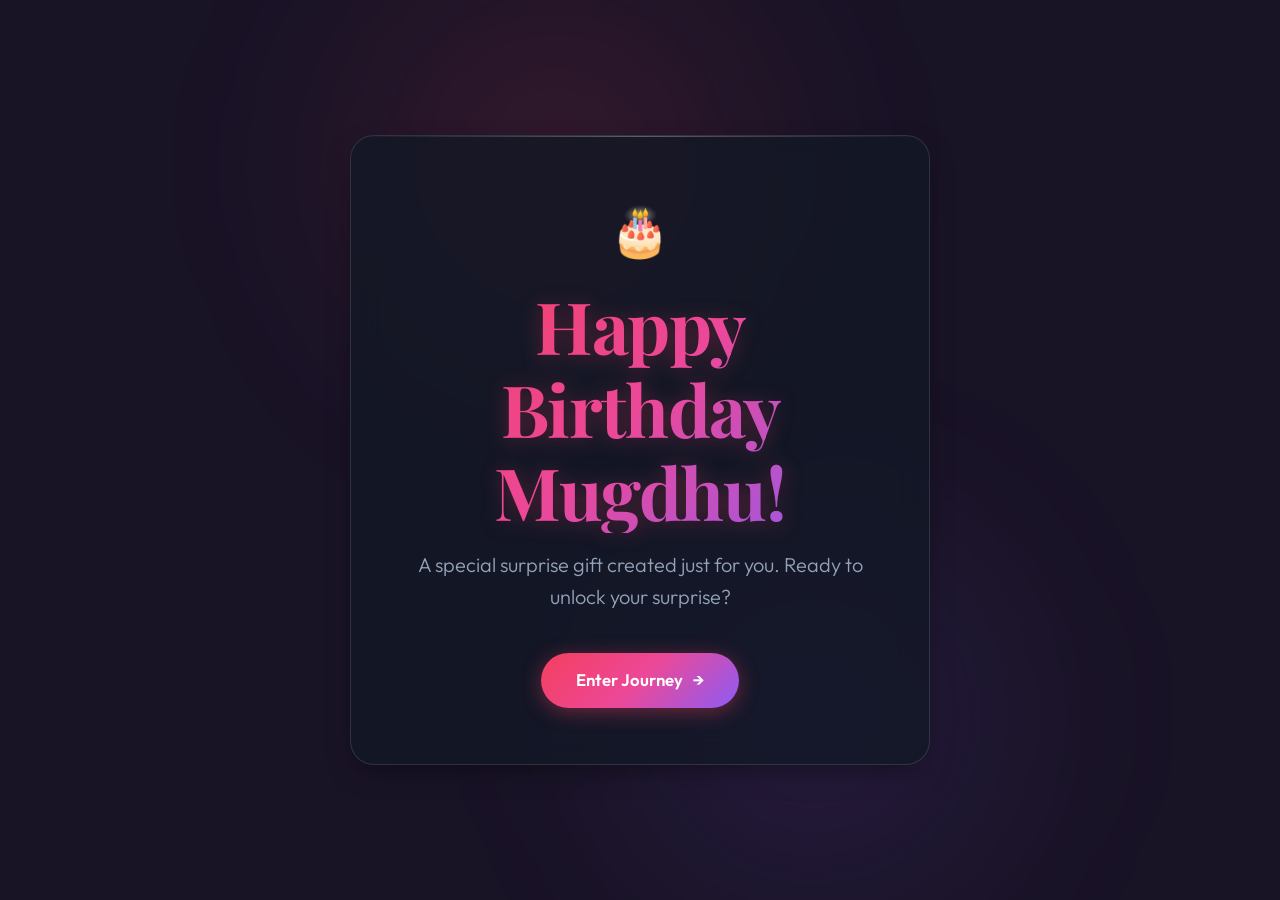
<file: index.html>
<!DOCTYPE html>
<html lang="en">
<head>
    <meta charset="UTF-8">
    <meta name="viewport" content="width=device-width, initial-scale=1.0">
    <title>Happy Birthday! ✨</title>
    <link rel="stylesheet" href="style.css">
</head>
<body>

    <main class="page-wrapper landing-container">
        <div class="glass-card landing-card">
            <div class="sparkle-icon" aria-hidden="true">🎂</div>
            <h1 class="title-hero">Happy Birthday Mugdhu!</h1>
            <p class="title-sub">
                A special surprise gift created just for you. Ready to unlock your surprise?
            </p>
            <div class="btn-group">
                <a href="message.html" class="btn btn-primary" id="enter-btn">
                    Enter Journey <span class="icon-arrow" aria-hidden="true">&rarr;</span>
                </a>
            </div>
        </div>
    </main>

    <script src="script.js"></script>
</body>
</html>
</file>
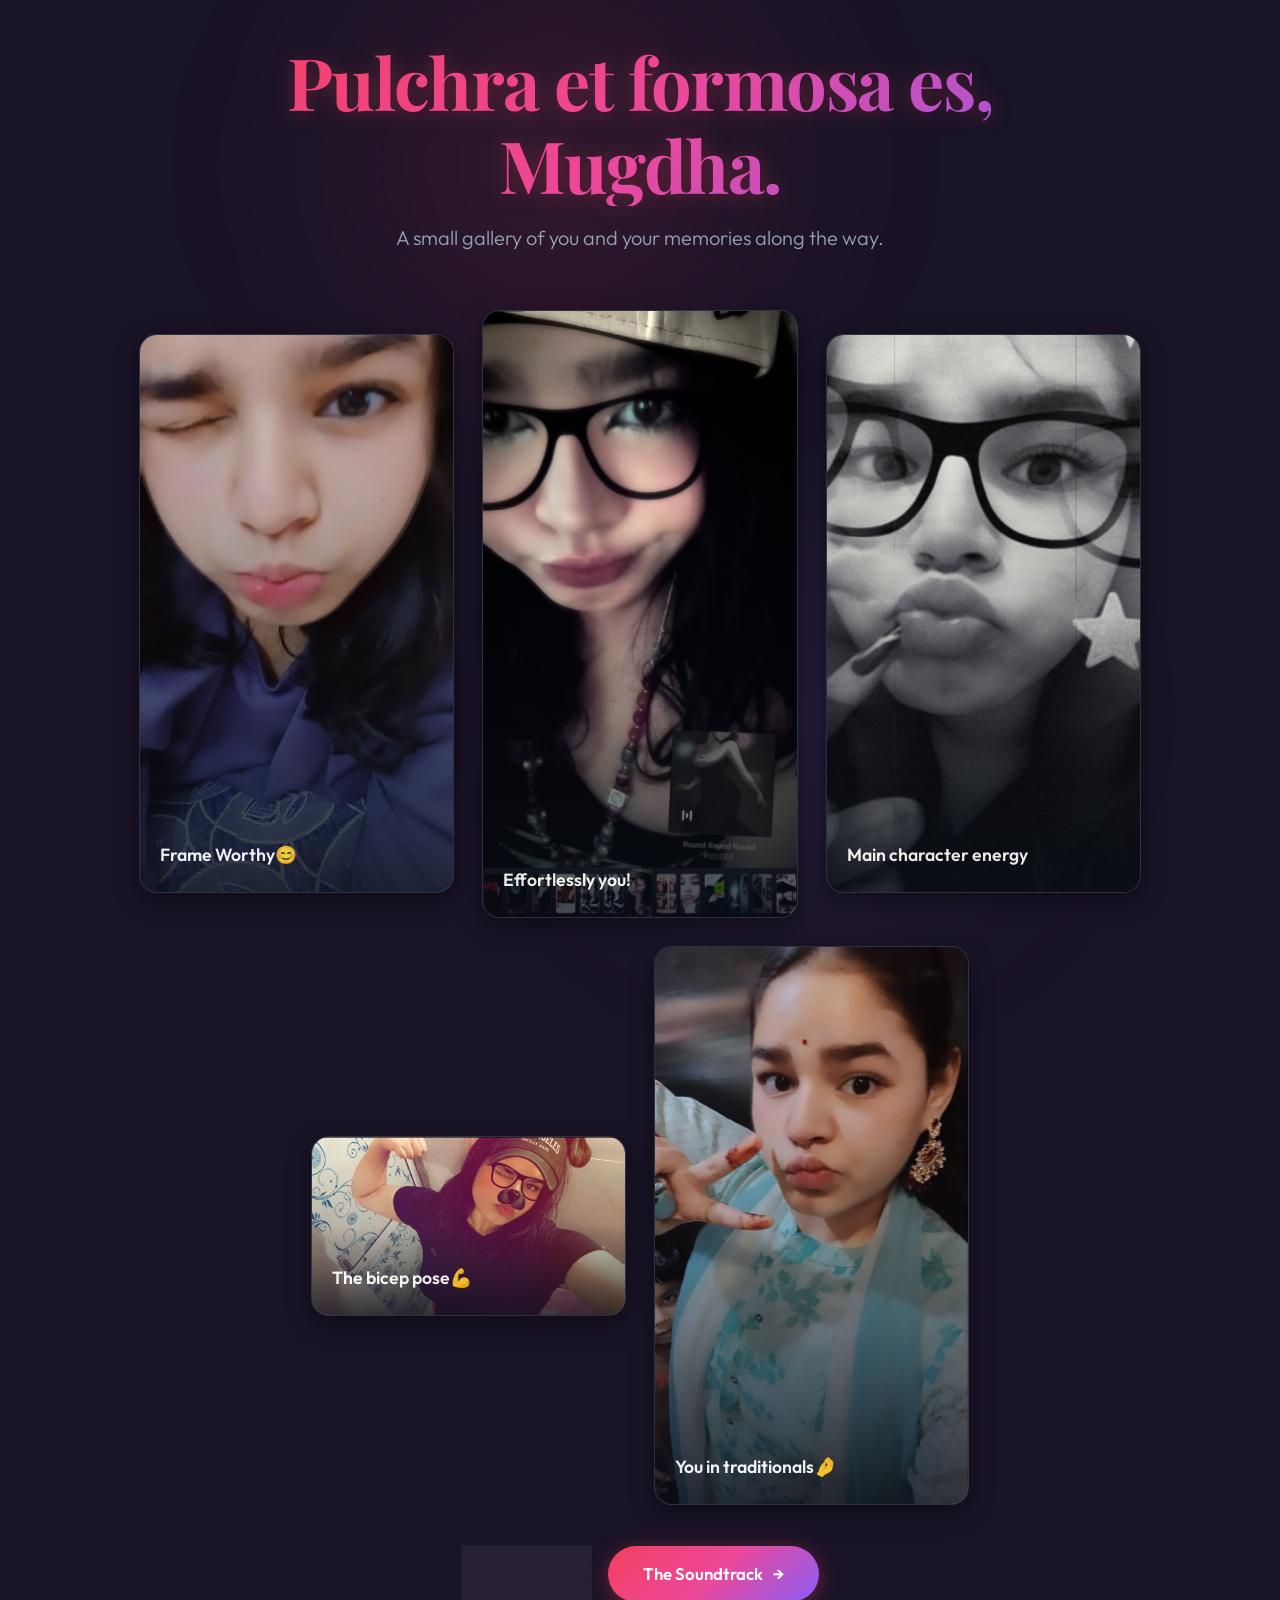
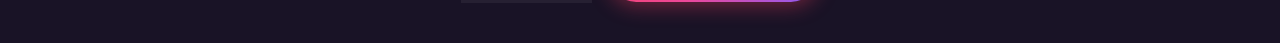
<file: gallery.html>
<!DOCTYPE html>
<html lang="en">
<head>
    <meta charset="UTF-8">
    <meta name="viewport" content="width=device-width, initial-scale=1.0">
    <title>Pulchra es 📸</title>
    <link rel="stylesheet" href="style.css">
</head>
<body>

    <main class="page-wrapper gallery-container">
        <h1 class="title-hero">Pulchra et formosa es, Mugdha.</h1>
        <p class="title-sub">A small gallery of you and your memories along the way.</p>

        <!-- Responsive Photo Grid (4 to 6 images) -->
        <div class="gallery-grid">
            <figure class="gallery-item">
                <img src="assets/photo1.jpg" alt="" loading="lazy">
                <figcaption class="gallery-overlay">
                    <h3>Frame Worthy😊</h3>
                </figcaption>
            </figure>

            <figure class="gallery-item">
                <img src="assets/photo2.jpg" alt="Road Trip Adventure Memory" loading="lazy">
                <figcaption class="gallery-overlay">
                    <h3>Effortlessly you!</h3>
                </figcaption>
            </figure>

            <figure class="gallery-item">
                <img src="assets/photo3.jpg" alt="Late Night Laughs Memory" loading="lazy">
                <figcaption class="gallery-overlay">
                    <h3>Main character energy</h3>
                </figcaption>
            </figure>

            <figure class="gallery-item">
                <img src="assets/photo4.jpg" alt="Concert and Celebration Memory" loading="lazy">
                <figcaption class="gallery-overlay">
                    <h3>The bicep pose💪 </h3>
                </figcaption>
            </figure>

            <figure class="gallery-item">
                <img src="assets/photo5.jpg" alt="Birthday Party Memory" loading="lazy">
                <figcaption class="gallery-overlay">
                    <h3>You in traditionals🤌</h3>
                </figcaption>
            </figure>

        </div>

        <nav class="btn-group" aria-label="Page Navigation">
            <a href="message.html" class="btn btn-secondary">
                <span class="icon-arrow-left" aria-hidden="true">&larr;</span> Back
            </a>
            <a href="music.html" class="btn btn-primary">
                The Soundtrack <span class="icon-arrow" aria-hidden="true">&rarr;</span>
            </a>
        </nav>
    </main>

    <script src="script.js"></script>
</body>
</html>
</file>
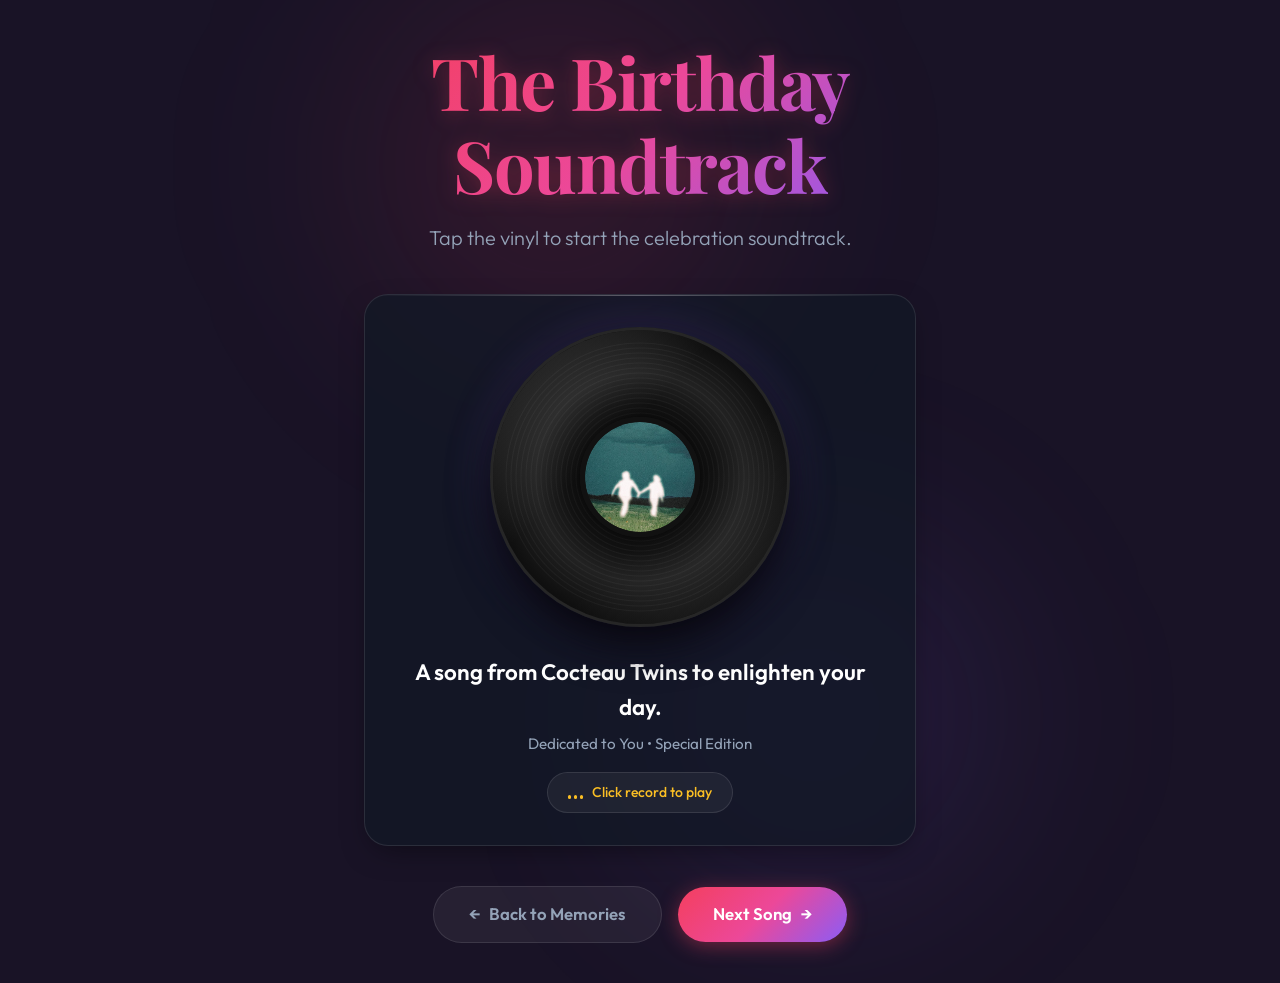
<file: music.html>
<!DOCTYPE html>
<html lang="en">
<head>
    <meta charset="UTF-8">
    <meta name="viewport" content="width=device-width, initial-scale=1.0">
    <title>The Song 🎵</title>
    <link rel="stylesheet" href="style.css">
</head>
<body>

    <main class="page-wrapper music-wrapper">
        <h1 class="title-hero">The Birthday Soundtrack</h1>
        <p class="title-sub">Tap the vinyl to start the celebration soundtrack.</p>

        <section class="glass-card vinyl-stage" aria-label="Music Player">
            <!-- Interactive Vinyl Record Player -->
            <div class="vinyl-disc" id="vinyl-record" role="button" tabindex="0" aria-label="Play or pause song">
                <!-- Center Album Label (Circle Image) -->
                <div class="vinyl-label">
                    <img src="assets/album-cover.jpg" alt="Album Cover Art" class="disc-image">
                    <div class="spindle-hole" aria-hidden="true"></div>
                </div>
            </div>

            <!-- HTML5 Audio Element -->
            <audio id="bday-song" src="assets/Cocteau Twins - Heaven Or Las Vegas (Official Video).mp3" preload="auto"></audio>

            <!-- Song & Player Details -->
            <div class="track-info">
                <h2 class="track-title">A song from Cocteau Twins to enlighten your day. </h2>
                <p class="track-artist">Dedicated to You • Special Edition</p>

                <!-- Interactive Status Indicator -->
                <div class="player-status-pill" id="player-status">
                    <span class="audio-waves" aria-hidden="true">
                        <span class="wave-bar"></span>
                        <span class="wave-bar"></span>
                        <span class="wave-bar"></span>
                    </span>
                    <span id="player-status-text">Click record to play</span>
                </div>
            </div>
        </section>

        <nav class="btn-group" aria-label="Page Navigation">
            <a href="gallery.html" class="btn btn-secondary">
                <span class="icon-arrow-left" aria-hidden="true">&larr;</span> Back to Memories
            </a>
            <a href="music2.html" class="btn btn-primary">
                Next Song <span class="icon-arrow" aria-hidden="true">&rarr;</span>
            </a>
        </nav>
    </main>

    <script src="script.js"></script>
</body>
</html>
</file>
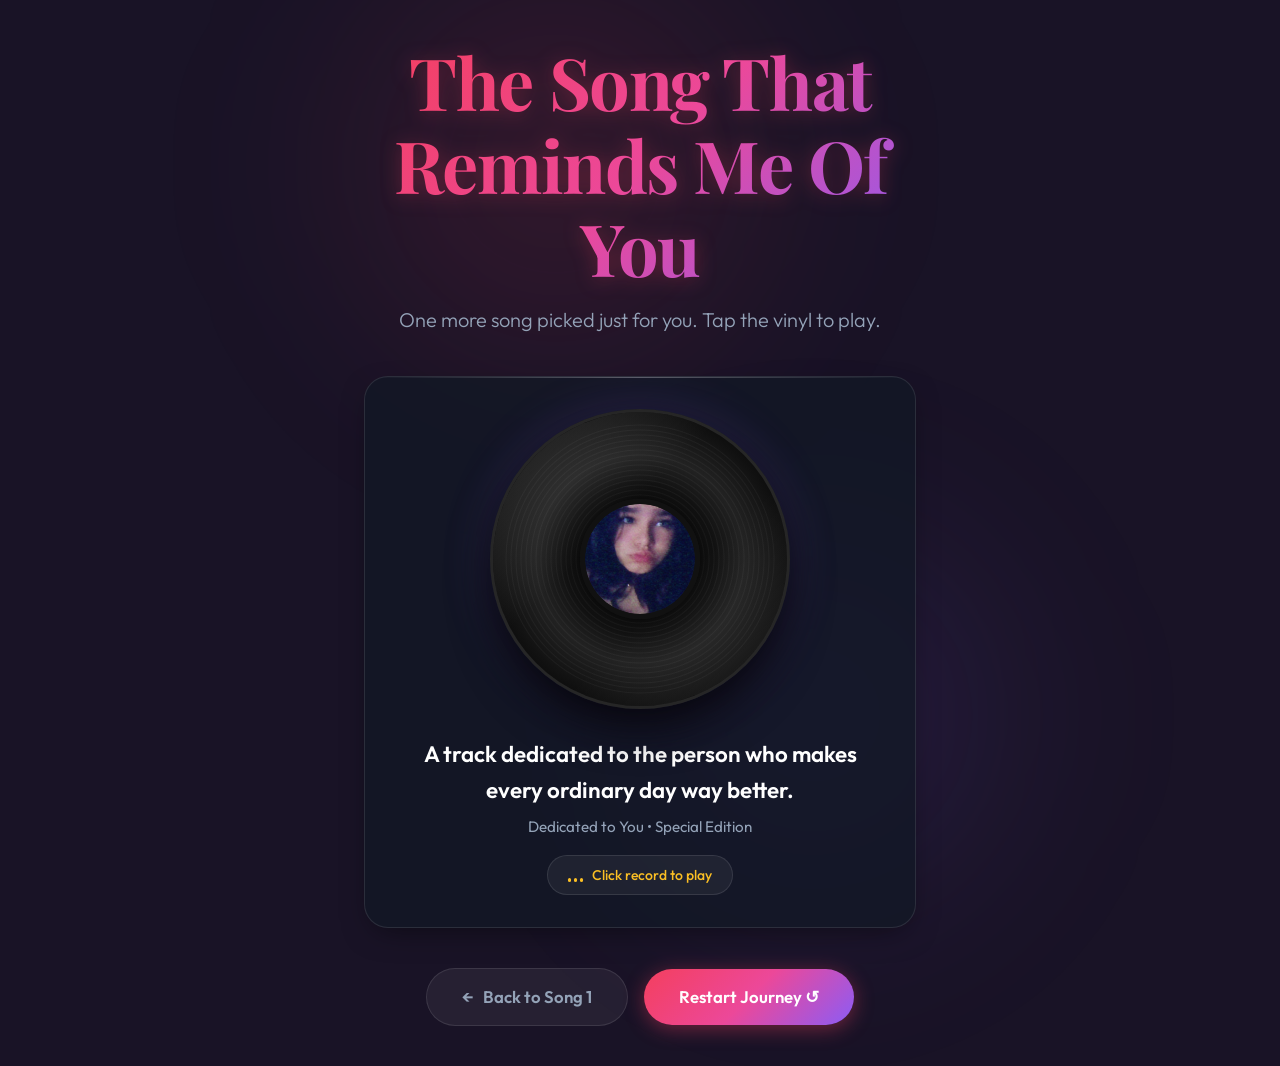
<file: music2.html>
<!DOCTYPE html>
<html lang="en">
<head>
    <meta charset="UTF-8">
    <meta name="viewport" content="width=device-width, initial-scale=1.0">
    <title>The Encore 🎵</title>
    <link rel="stylesheet" href="style.css">
</head>
<body>

    <main class="page-wrapper music-wrapper">
        <h1 class="title-hero">The Song That Reminds Me Of You </h1>
        <p class="title-sub">One more song picked just for you. Tap the vinyl to play.</p>

        <section class="glass-card vinyl-stage" aria-label="Music Player">
            <!-- Interactive Vinyl Record Player -->
            <div class="vinyl-disc" id="vinyl-record" role="button" tabindex="0" aria-label="Play or pause song">
                <!-- Center Album Label (Circle Image) -->
                <div class="vinyl-label">
                    <img src="assets/album-cover2.jpg" onerror="this.onerror=null; this.src='assets/album-cover.jpg';" alt="Album Cover Art" class="disc-image">
                    <div class="spindle-hole" aria-hidden="true"></div>
                </div>
            </div>

            <!-- HTML5 Audio Element (replace src with your second song file) -->
            <audio id="bday-song" src="assets/Hosanna.mp3" preload="auto"></audio>

            <!-- Song & Player Details -->
            <div class="track-info">
                <h2 class="track-title">A track dedicated to the person who makes every ordinary day way better.</h2>
                <p class="track-artist">Dedicated to You • Special Edition</p>

                <!-- Interactive Status Indicator -->
                <div class="player-status-pill" id="player-status">
                    <span class="audio-waves" aria-hidden="true">
                        <span class="wave-bar"></span>
                        <span class="wave-bar"></span>
                        <span class="wave-bar"></span>
                    </span>
                    <span id="player-status-text">Click record to play</span>
                </div>
            </div>
        </section>

        <nav class="btn-group" aria-label="Page Navigation">
            <a href="music.html" class="btn btn-secondary">
                <span class="icon-arrow-left" aria-hidden="true">&larr;</span> Back to Song 1
            </a>
            <a href="index.html" class="btn btn-primary">
                Restart Journey ↺
            </a>
        </nav>
    </main>

    <script src="script.js"></script>
</body>
</html>
</file>
<file: style.css>
/* ==========================================================================
   GLOBAL STYLES & DESIGN TOKENS
   Unified Dark Theme for Birthday Journey Website
   ========================================================================== */

@import url('https://fonts.googleapis.com/css2?family=Outfit:wght@300;400;500;600;700&family=Playfair+Display:ital,wght@0,600;0,700;1,400&display=swap');

:root {
    --bg-main: #191326;
    --bg-card: rgba(18, 24, 38, 0.75);
    --bg-card-hover: rgba(28, 36, 56, 0.85);
    --border-color: rgba(255, 255, 255, 0.1);
    --border-glow: rgba(244, 63, 94, 0.35);

    /* Accent & Gradient Colors */
    --accent-primary: #f43f5e;
    --accent-secondary: #fb7185;
    --accent-gold: #fbbf24;
    --accent-purple: #8b5cf6;
    --gradient-primary: linear-gradient(135deg, #f43f5e 0%, #ec4899 50%, #8b5cf6 100%);
    --gradient-gold: linear-gradient(135deg, #fbbf24 0%, #f59e0b 50%, #d97706 100%);
    --gradient-vinyl: conic-gradient(#111 0deg, #1f1f1f 45deg, #111 90deg, #1f1f1f 135deg, #111 180deg, #1f1f1f 225deg, #111 270deg, #1f1f1f 315deg, #111 360deg);

    /* Text Colors */
    --text-primary: #ffffff;
    --text-secondary: #94a3b8;
    --text-muted: #64748b;

    /* Shadows */
    --shadow-soft: 0 10px 30px -10px rgba(0, 0, 0, 0.5);
    --shadow-glow: 0 0 35px rgba(244, 63, 94, 0.35);
    --shadow-vinyl: 0 20px 40px rgba(0, 0, 0, 0.8), 0 0 50px rgba(139, 92, 246, 0.2);

    /* Typography */
    --font-heading: 'Playfair Display', Georgia, serif;
    --font-sans: 'Outfit', -apple-system, BlinkMacSystemFont, 'Segoe UI', Roboto, sans-serif;
}

/* Base Reset */
*, *::before, *::after {
    margin: 0;
    padding: 0;
    box-sizing: border-box;
}

html {
    color-scheme: dark;
    scroll-behavior: smooth;
}

body {
    min-height: 100vh;
    min-height: 100dvh;
    font-family: var(--font-sans);
    background-color: var(--bg-main);
    color: var(--text-primary);
    line-height: 1.6;
    overflow-x: hidden;
    position: relative;
    display: flex;
    flex-direction: column;
    justify-content: center;
    align-items: center;
}

/* Ambient Background Lighting */
body::before {
    content: '';
    position: fixed;
    top: -15%;
    left: 20%;
    width: 600px;
    height: 600px;
    background: radial-gradient(circle, rgba(244, 63, 94, 0.15) 0%, transparent 70%);
    pointer-events: none;
    z-index: 0;
    filter: blur(80px);
}

body::after {
    content: '';
    position: fixed;
    bottom: -10%;
    right: 15%;
    width: 550px;
    height: 550px;
    background: radial-gradient(circle, rgba(139, 92, 246, 0.15) 0%, transparent 70%);
    pointer-events: none;
    z-index: 0;
    filter: blur(80px);
}

/* ==========================================================================
   PAGE CONTAINER & LAYOUTS
   ========================================================================== */

.page-wrapper {
    position: relative;
    z-index: 1;
    width: 100%;
    max-width: 1100px;
    margin: 0 auto;
    padding: 2.5rem 1.5rem;
    display: flex;
    flex-direction: column;
    align-items: center;
    justify-content: center;
    animation: fadeIn 0.8s cubic-bezier(0.16, 1, 0.3, 1) forwards;
}

/* Step Badge Indicator */
.step-badge {
    display: inline-flex;
    align-items: center;
    gap: 0.5rem;
    padding: 0.4rem 1rem;
    border-radius: 9999px;
    background: rgba(255, 255, 255, 0.05);
    border: 1px solid var(--border-color);
    font-size: 0.825rem;
    font-weight: 500;
    letter-spacing: 0.08em;
    text-transform: uppercase;
    color: var(--accent-gold);
    margin-bottom: 1.5rem;
    backdrop-filter: blur(10px);
    box-shadow: 0 4px 15px rgba(0, 0, 0, 0.2);
}

.step-badge::before {
    content: '✦';
    font-size: 0.75rem;
    color: var(--accent-gold);
}

/* Typography Helpers */
.title-hero {
    font-family: var(--font-heading);
    font-size: clamp(2.5rem, 6vw, 4.5rem);
    font-weight: 700;
    line-height: 1.15;
    text-align: center;
    margin-bottom: 1rem;
    letter-spacing: -0.02em;
    background: var(--gradient-primary);
    -webkit-background-clip: text;
    -webkit-text-fill-color: transparent;
    filter: drop-shadow(0 2px 10px rgba(244, 63, 94, 0.3));
}

.title-sub {
    font-size: clamp(1rem, 2.5vw, 1.25rem);
    color: var(--text-secondary);
    text-align: center;
    max-width: 620px;
    margin-bottom: 2.5rem;
    font-weight: 300;
}

/* Glass Card Container */
.glass-card {
    background: var(--bg-card);
    backdrop-filter: blur(16px);
    -webkit-backdrop-filter: blur(16px);
    border: 1px solid var(--border-color);
    border-radius: 24px;
    padding: 2.5rem;
    box-shadow: var(--shadow-soft);
    position: relative;
    overflow: hidden;
    width: 100%;
}

.glass-card::before {
    content: '';
    position: absolute;
    top: 0;
    left: 0;
    right: 0;
    height: 1px;
    background: linear-gradient(90deg, transparent, rgba(255, 255, 255, 0.3), transparent);
}

/* ==========================================================================
   BUTTONS & NAVIGATION
   ========================================================================== */

.btn-group {
    display: flex;
    align-items: center;
    justify-content: center;
    gap: 1rem;
    margin-top: 2.5rem;
    flex-wrap: wrap;
}

.btn {
    display: inline-flex;
    align-items: center;
    justify-content: center;
    gap: 0.6rem;
    padding: 0.9rem 2.2rem;
    font-family: var(--font-sans);
    font-size: 1.05rem;
    font-weight: 600;
    border-radius: 9999px;
    text-decoration: none;
    cursor: pointer;
    transition: all 0.3s cubic-bezier(0.16, 1, 0.3, 1);
    position: relative;
    border: none;
    outline: none;
}

.btn-primary {
    background: var(--gradient-primary);
    color: #ffffff;
    box-shadow: 0 4px 20px rgba(244, 63, 94, 0.4);
}

.btn-primary:hover {
    transform: translateY(-3px) scale(1.02);
    box-shadow: 0 8px 30px rgba(244, 63, 94, 0.6);
}

.btn-primary:active {
    transform: translateY(-1px) scale(0.99);
}

.btn-secondary {
    background: rgba(255, 255, 255, 0.06);
    color: var(--text-secondary);
    border: 1px solid var(--border-color);
    backdrop-filter: blur(8px);
}

.btn-secondary:hover {
    background: rgba(255, 255, 255, 0.12);
    color: var(--text-primary);
    border-color: rgba(255, 255, 255, 0.25);
    transform: translateY(-2px);
}

.btn .icon-arrow {
    transition: transform 0.25s ease;
}

.btn:hover .icon-arrow {
    transform: translateX(4px);
}

.btn:hover .icon-arrow-left {
    transform: translateX(-4px);
}

/* ==========================================================================
   PAGE 1: LANDING SCREEN (index.html)
   ========================================================================== */

.landing-container {
    min-height: 85vh;
    display: flex;
    flex-direction: column;
    justify-content: center;
    align-items: center;
    text-align: center;
    position: relative;
}

.sparkle-icon {
    font-size: 3rem;
    margin-bottom: 1rem;
    display: inline-block;
    animation: pulseGlow 2.5s infinite ease-in-out;
}

.landing-card {
    max-width: 580px;
    padding: 3.5rem 2.5rem;
    text-align: center;
    border: 1px solid rgba(255, 255, 255, 0.12);
}

/* ==========================================================================
   PAGE 2: THE LETTER (message.html)
   ========================================================================== */

.letter-wrapper {
    max-width: 780px;
    width: 100%;
}

.letter-header {
    display: flex;
    align-items: center;
    justify-content: space-between;
    padding-bottom: 1.25rem;
    margin-bottom: 1.75rem;
    border-bottom: 1px solid var(--border-color);
}

.letter-stamp {
    font-size: 0.85rem;
    color: var(--accent-gold);
    text-transform: uppercase;
    letter-spacing: 0.1em;
    font-weight: 600;
}

.letter-body {
    min-height: 220px;
    font-size: 1.15rem;
    line-height: 1.9;
    color: #e2e8f0;
    font-weight: 300;
    white-space: pre-line;
}

.letter-body p {
    margin-bottom: 1rem;
}

/* Typed.js Cursor Customization */
.typed-cursor {
    color: var(--accent-primary);
    font-size: 1.3rem;
    font-weight: 300;
    animation: typedBlink 0.7s infinite;
}

/* ==========================================================================
   PAGE 3: PHOTO GALLERY (gallery.html)
   ========================================================================== */
.gallery-grid {
  display: flex;
  flex-wrap: wrap;
  justify-content: center; /* Automatically centers the 2 cards on the bottom row */
  align-items: center;     /* Vertically aligns mixed vertical & landscape cards cleanly */
  gap: 1.75rem;
  width: 100%;
  margin-top: 1rem;
}

.gallery-item {
  position: relative;
  flex: 0 1 calc((100% - 3.5rem) / 3); /* Fits exactly 3 cards per row accounting for two 1.75rem gaps */
  min-width: 280px;                   /* Wraps cleanly on mobile screens */
  height: fit-content;                /* Prevents empty dark gaps below landscape photos */
  border-radius: 18px;
  overflow: hidden;
  background: #151b28;
  border: 1px solid var(--border-color);
  box-shadow: 0 8px 24px rgba(0, 0, 0, 0.4);
  cursor: pointer;
  transition: transform 0.4s cubic-bezier(0.16, 1, 0.3, 1), box-shadow 0.4s ease, border-color 0.4s ease;
}

.gallery-item img {
  width: 100%;
  height: auto;
  display: block;
  transition: transform 0.6s cubic-bezier(0.16, 1, 0.3, 1);
}

.gallery-container {
    width: 100%;
    max-width: 1050px;
}


.gallery-item:hover {
    transform: translateY(-6px) scale(1.02);
    box-shadow: 0 16px 36px rgba(0, 0, 0, 0.6), var(--shadow-glow);
    border-color: rgba(244, 63, 94, 0.5);
}

.gallery-item:hover img {
    transform: scale(1.08);
}

.gallery-overlay {
    position: absolute;
    inset: 0;
    background: linear-gradient(to top, rgba(10, 14, 23, 0.85) 0%, rgba(10, 14, 23, 0.2) 50%, transparent 100%);
    opacity: 0.9;
    display: flex;
    flex-direction: column;
    justify-content: flex-end;
    padding: 1.25rem;
    transition: opacity 0.3s ease;
}

.gallery-overlay h3 {
    font-size: 1.1rem;
    font-weight: 600;
    color: #fff;
    margin-bottom: 0.2rem;
}

.gallery-overlay p {
    font-size: 0.85rem;
    color: var(--text-secondary);
}

/* ==========================================================================
   PAGE 4: VINYL RECORD MUSIC PLAYER (music.html)
   ========================================================================== */

.music-wrapper {
    display: flex;
    flex-direction: column;
    align-items: center;
    max-width: 600px;
    width: 100%;
    text-align: center;
}

/* Vinyl Turntable Base */
.vinyl-stage {
    position: relative;
    padding: 2rem;
    display: flex;
    flex-direction: column;
    align-items: center;
    justify-content: center;
}

/* Interactive Vinyl Record */
.vinyl-disc {
    position: relative;
    width: 300px;
    height: 300px;
    border-radius: 50%;
    background: radial-gradient(
        circle,
        #0a0a0a 0%,
        #141414 15%,
        #111111 35%,
        #222222 50%,
        #0f0f0f 70%,
        #050505 100%
    );
    box-shadow: var(--shadow-vinyl);
    border: 3px solid #262626;
    cursor: pointer;
    transition: transform 0.3s ease, box-shadow 0.3s ease;
    user-select: none;
    -webkit-user-select: none;
    display: flex;
    align-items: center;
    justify-content: center;
    overflow: hidden;
}

.vinyl-disc:hover {
    transform: scale(1.03);
    box-shadow: 0 25px 50px rgba(0, 0, 0, 0.9), 0 0 45px rgba(244, 63, 94, 0.35);
}

/* Realistic Vinyl Grooves Texture */
.vinyl-disc::before {
    content: '';
    position: absolute;
    inset: 12px;
    border-radius: 50%;
    background: repeating-radial-gradient(
        circle,
        transparent 0,
        transparent 3px,
        rgba(255, 255, 255, 0.04) 4px,
        transparent 5px
    );
    pointer-events: none;
}

/* Glossy Light Reflection Sheen */
.vinyl-disc::after {
    content: '';
    position: absolute;
    inset: 0;
    border-radius: 50%;
    background: linear-gradient(
        135deg,
        rgba(255, 255, 255, 0.15) 0%,
        transparent 40%,
        transparent 60%,
        rgba(255, 255, 255, 0.08) 100%
    );
    pointer-events: none;
}

/* Center Album Label (Circle Image) */
.vinyl-label {
    position: relative;
    width: 120px;
    height: 120px;
    border-radius: 50%;
    overflow: hidden;
    border: 5px solid #111;
    z-index: 2;
    box-shadow: 0 0 15px rgba(0, 0, 0, 0.8);
    display: flex;
    align-items: center;
    justify-content: center;
}

.vinyl-label img,
.disc-image {
    width: 100%;
    height: 100%;
    object-fit: cover;
    border-radius: 50%;
    display: block;
}

/* Center Spindle Hole */
./* Center Spindle Hole */
.spindle-hole {
  display: none;
}

/* Spin Animation Keyframes */
@keyframes spinRecord {
    from {
        transform: rotate(0deg);
    }
    to {
        transform: rotate(360deg);
    }
}

/* The spinning record state */
.vinyl-disc.spinning {
    animation: spinRecord 6s linear infinite;
    animation-play-state: running;
}

.vinyl-disc.paused {
    animation-play-state: paused;
}

/* Music Status & Track Info */
.track-info {
    margin-top: 1.75rem;
    text-align: center;
}

.track-title {
    font-size: 1.4rem;
    font-weight: 600;
    color: var(--text-primary);
    margin-bottom: 0.35rem;
}

.track-artist {
    font-size: 0.95rem;
    color: var(--text-secondary);
    margin-bottom: 1rem;
}

.player-status-pill {
    display: inline-flex;
    align-items: center;
    gap: 0.6rem;
    padding: 0.5rem 1.25rem;
    border-radius: 9999px;
    background: rgba(255, 255, 255, 0.05);
    border: 1px solid var(--border-color);
    font-size: 0.875rem;
    font-weight: 500;
    color: var(--accent-gold);
    transition: all 0.3s ease;
}

.player-status-pill.playing {
    border-color: rgba(244, 63, 94, 0.5);
    background: rgba(244, 63, 94, 0.1);
    color: #fda4af;
    box-shadow: 0 0 15px rgba(244, 63, 94, 0.2);
}

/* Mini Audio Visualizer Bars */
.audio-waves {
    display: inline-flex;
    align-items: flex-end;
    gap: 3px;
    height: 14px;
}

.wave-bar {
    width: 3px;
    height: 4px;
    background-color: currentColor;
    border-radius: 2px;
    transition: height 0.2s ease;
}

.playing .wave-bar:nth-child(1) {
    animation: equalize 0.8s ease-in-out infinite alternate;
}
.playing .wave-bar:nth-child(2) {
    animation: equalize 0.6s ease-in-out infinite 0.2s alternate;
}
.playing .wave-bar:nth-child(3) {
    animation: equalize 1s ease-in-out infinite 0.4s alternate;
}

@keyframes equalize {
    0% { height: 4px; }
    100% { height: 14px; }
}

/* ==========================================================================
   ANIMATIONS & RESPONSIVE DESIGN
   ========================================================================== */

@keyframes fadeIn {
    from {
        opacity: 0;
        transform: translateY(18px);
    }
    to {
        opacity: 1;
        transform: translateY(0);
    }
}

@keyframes pulseGlow {
    0%, 100% {
        transform: scale(1);
        filter: drop-shadow(0 0 10px rgba(251, 191, 36, 0.3));
    }
    50% {
        transform: scale(1.1);
        filter: drop-shadow(0 0 25px rgba(251, 191, 36, 0.7));
    }
}

@keyframes typedBlink {
    0%, 100% { opacity: 1; }
    50% { opacity: 0; }
}

/* Mobile & Tablet Media Queries */
@media (max-width: 768px) {
    .page-wrapper {
        padding: 2rem 1.25rem;
    }

    .glass-card {
        padding: 2rem 1.5rem;
        border-radius: 20px;
    }

    .title-hero {
        font-size: 2.75rem;
    }

    .gallery-grid {
        grid-template-columns: repeat(auto-fit, minmax(240px, 1fr));
        gap: 1.25rem;
    }

    .vinyl-disc {
        width: 250px;
        height: 250px;
    }

    .vinyl-label {
        width: 100px;
        height: 100px;
    }
}

@media (max-width: 480px) {
    .title-hero {
        font-size: 2.25rem;
    }

    .title-sub {
        font-size: 0.95rem;
    }

    .btn {
        width: 100%;
        padding: 0.85rem 1.5rem;
    }

    .btn-group {
        width: 100%;
        flex-direction: column-reverse;
    }

    .vinyl-disc {
        width: 220px;
        height: 220px;
    }

    .vinyl-label {
        width: 85px;
        height: 85px;
    }
}
</file>
